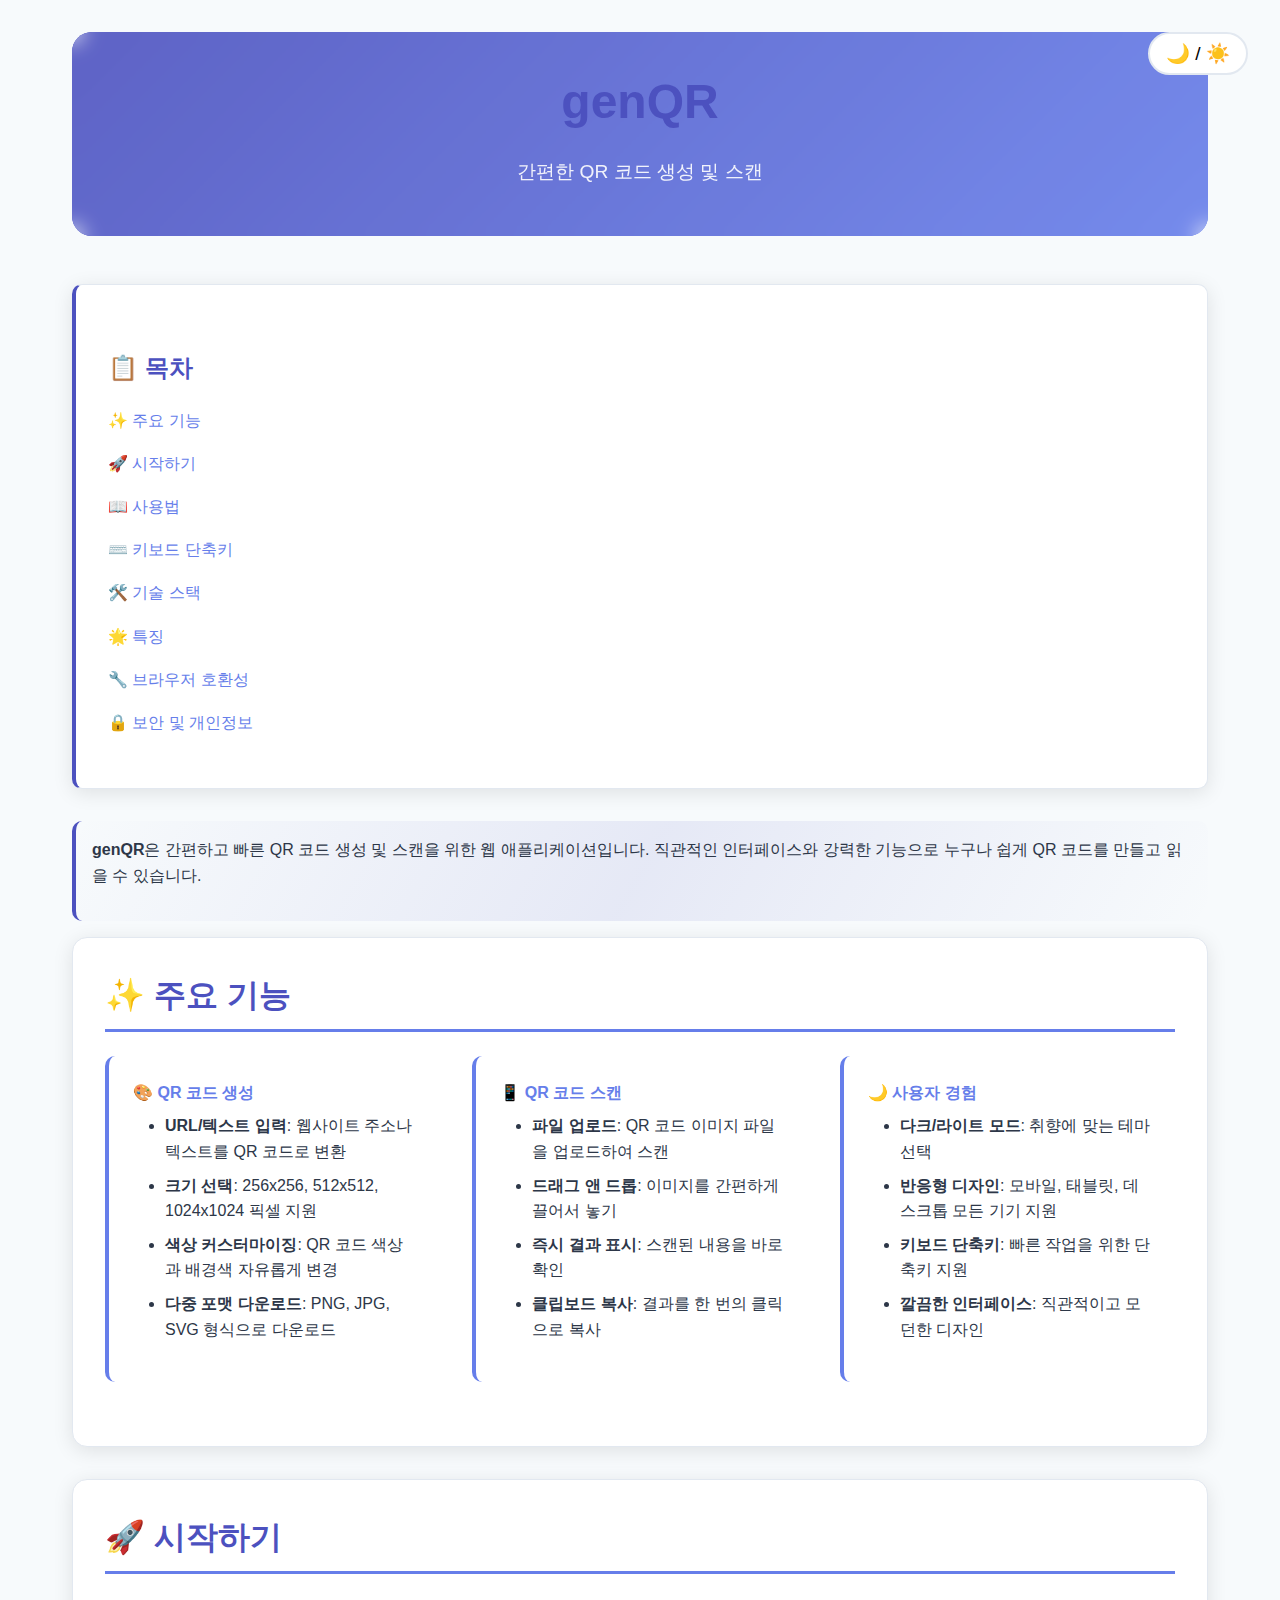
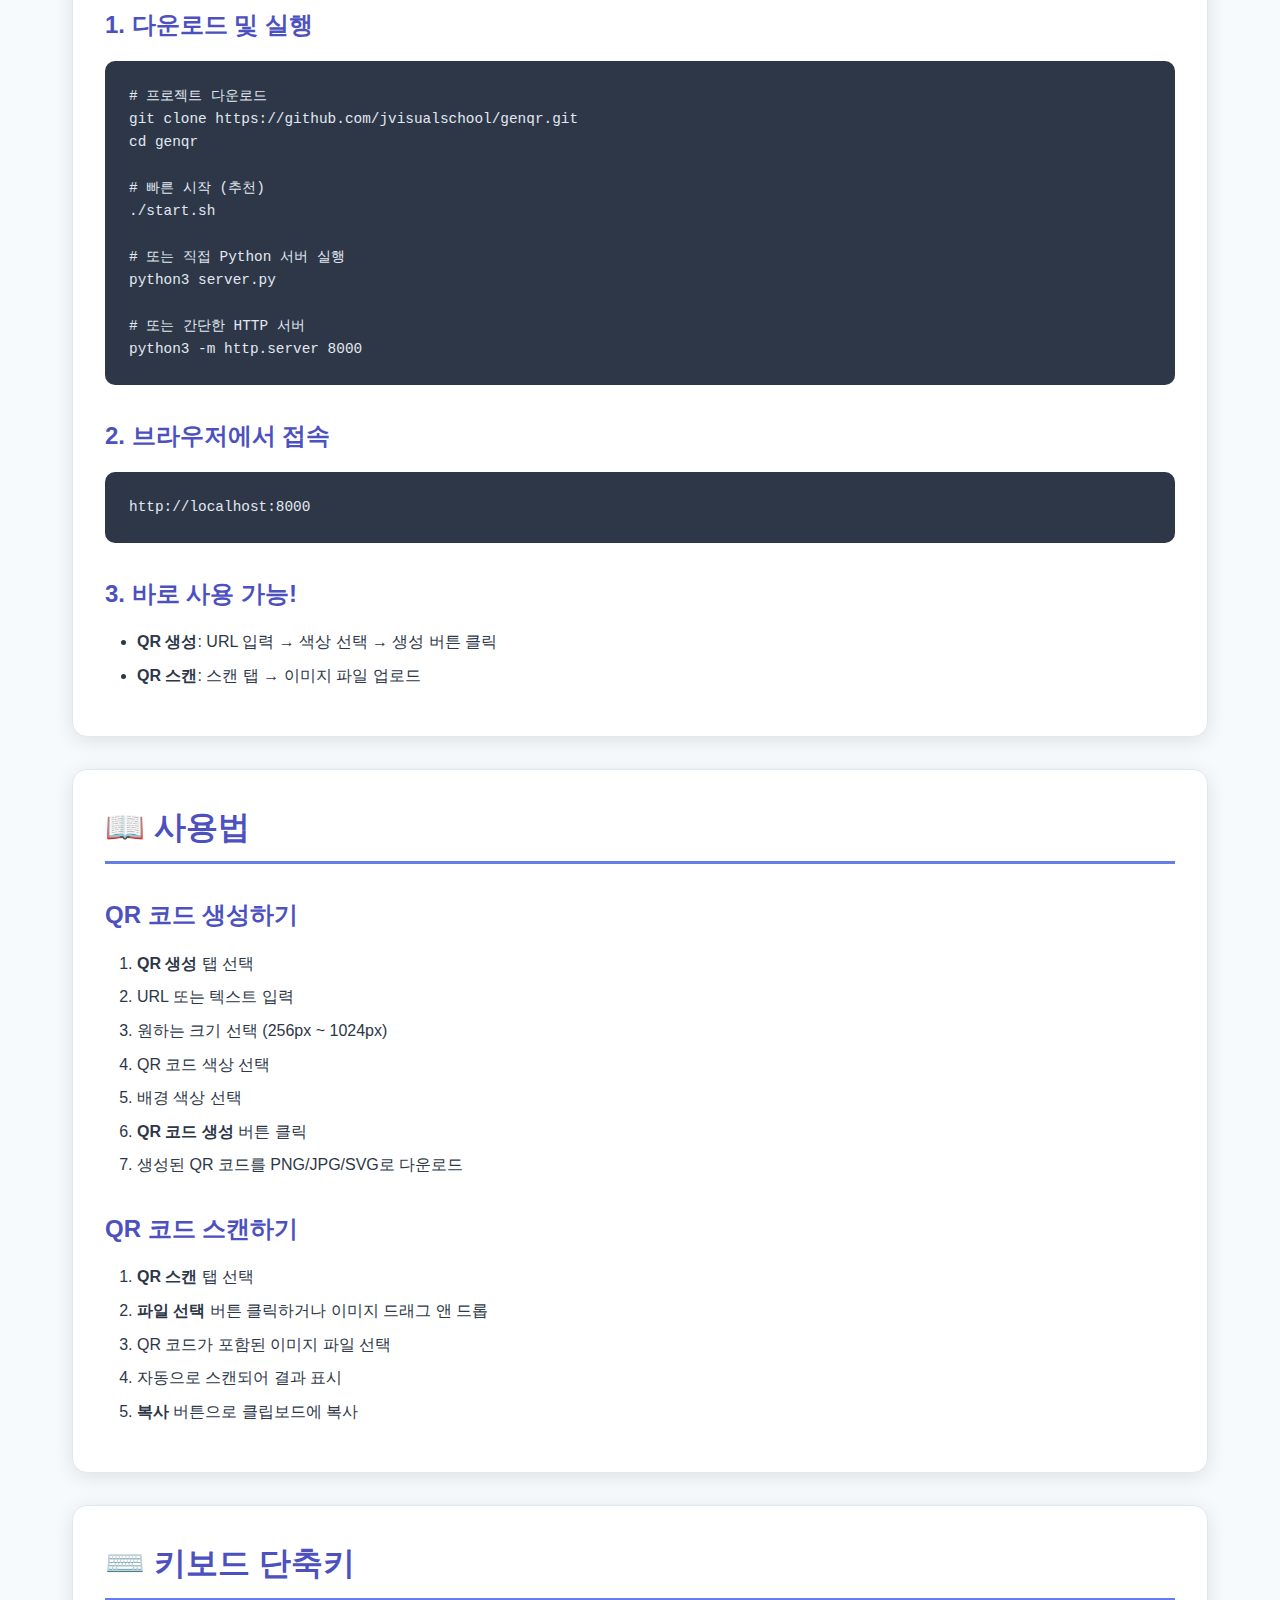
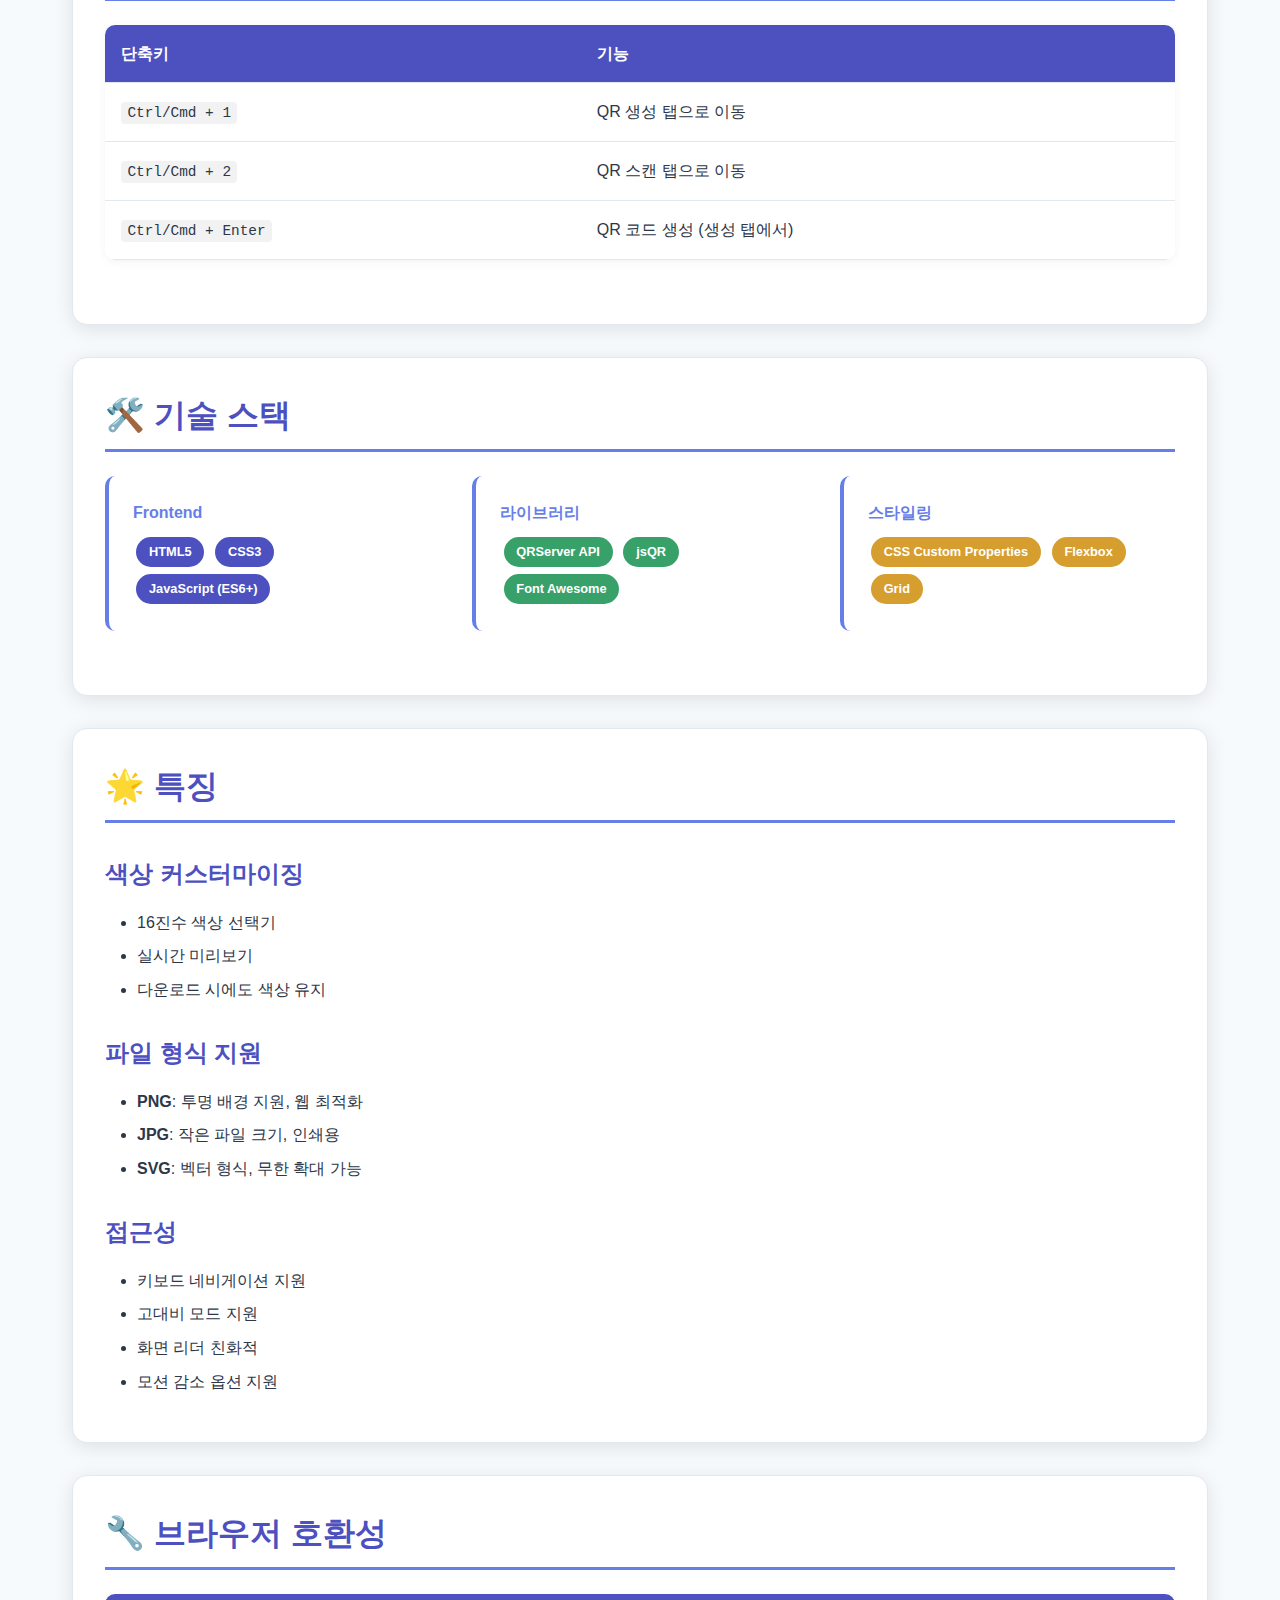
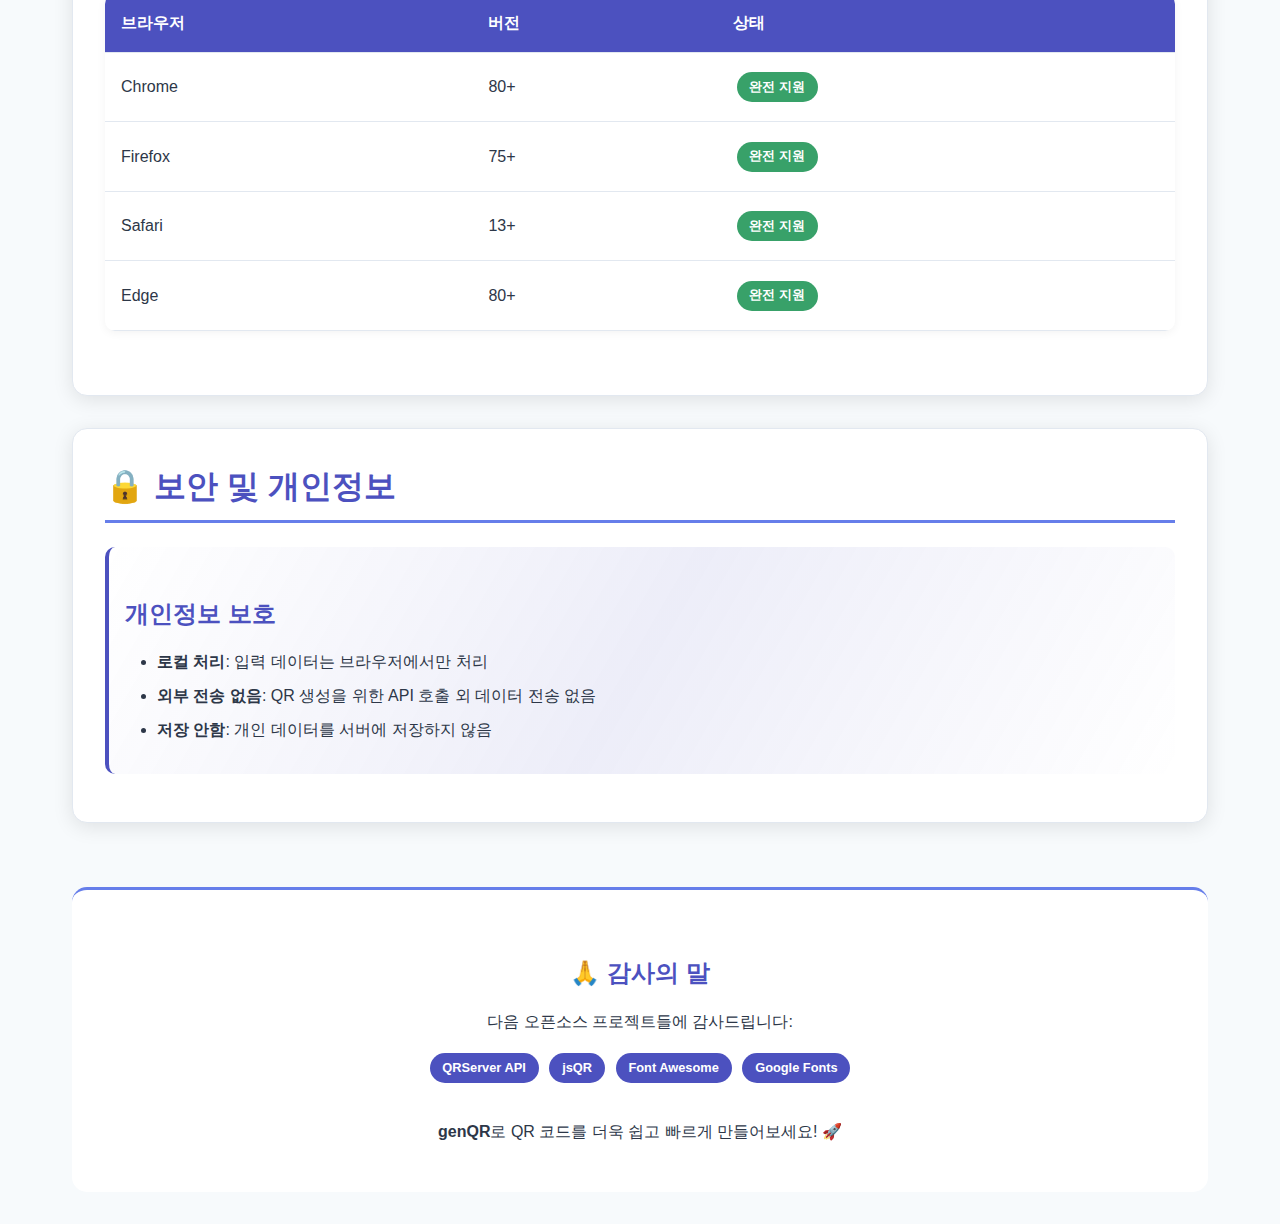
<file: README.html>
<!DOCTYPE html>
<html lang="ko">
<head>
    <meta charset="UTF-8">
    <meta name="viewport" content="width=device-width, initial-scale=1.0">
    <title>genQR - 프로젝트 문서</title>
    <style>
        :root {
            --primary-color: #4c51bf;
            --secondary-color: #667eea;
            --text-color: #2d3748;
            --bg-color: #f7fafc;
            --card-bg: #ffffff;
            --border-color: #e2e8f0;
            --success-color: #38a169;
            --warning-color: #d69e2e;
            --error-color: #e53e3e;
        }

        [data-theme="dark"] {
            --text-color: #f7fafc;
            --bg-color: #1a202c;
            --card-bg: #2d3748;
            --border-color: #4a5568;
        }

        * {
            margin: 0;
            padding: 0;
            box-sizing: border-box;
        }

        body {
            font-family: -apple-system, BlinkMacSystemFont, 'Segoe UI', Roboto, 'Helvetica Neue', Arial, sans-serif;
            line-height: 1.6;
            color: var(--text-color);
            background-color: var(--bg-color);
            transition: all 0.3s ease;
        }

        .container {
            max-width: 1200px;
            margin: 0 auto;
            padding: 2rem;
        }

        header {
            text-align: center;
            margin-bottom: 3rem;
            padding: 2rem;
            background: linear-gradient(135deg, var(--primary-color), var(--secondary-color));
            border-radius: 20px;
            color: white;
            position: relative;
            overflow: hidden;
        }

        header::before {
            content: '';
            position: absolute;
            top: 0;
            left: 0;
            right: 0;
            bottom: 0;
            background: rgba(255, 255, 255, 0.1);
            backdrop-filter: blur(10px);
        }

        header h1 {
            font-size: 3rem;
            font-weight: 700;
            margin-bottom: 1rem;
            position: relative;
            z-index: 1;
        }

        header p {
            font-size: 1.2rem;
            opacity: 0.9;
            position: relative;
            z-index: 1;
        }

        .theme-toggle {
            position: fixed;
            top: 2rem;
            right: 2rem;
            background: var(--card-bg);
            border: 2px solid var(--border-color);
            border-radius: 50px;
            padding: 0.5rem 1rem;
            cursor: pointer;
            font-size: 1.2rem;
            z-index: 1000;
            transition: all 0.3s ease;
        }

        .theme-toggle:hover {
            transform: scale(1.1);
        }

        .card {
            background: var(--card-bg);
            border-radius: 15px;
            padding: 2rem;
            margin-bottom: 2rem;
            box-shadow: 0 4px 20px rgba(0, 0, 0, 0.1);
            border: 1px solid var(--border-color);
            transition: all 0.3s ease;
        }

        .card:hover {
            transform: translateY(-2px);
            box-shadow: 0 8px 30px rgba(0, 0, 0, 0.15);
        }

        h1, h2, h3, h4 {
            margin-bottom: 1rem;
            color: var(--primary-color);
        }

        h2 {
            font-size: 2rem;
            border-bottom: 3px solid var(--secondary-color);
            padding-bottom: 0.5rem;
            margin-bottom: 1.5rem;
        }

        h3 {
            font-size: 1.5rem;
            margin-top: 2rem;
        }

        p {
            margin-bottom: 1rem;
        }

        ul, ol {
            margin-left: 2rem;
            margin-bottom: 1rem;
        }

        li {
            margin-bottom: 0.5rem;
        }

        code {
            background: rgba(0, 0, 0, 0.05);
            padding: 0.2rem 0.4rem;
            border-radius: 4px;
            font-family: 'Courier New', monospace;
            font-size: 0.9rem;
        }

        pre {
            background: #2d3748;
            color: #e2e8f0;
            padding: 1.5rem;
            border-radius: 10px;
            overflow-x: auto;
            margin-bottom: 1rem;
            position: relative;
        }

        pre code {
            background: none;
            color: inherit;
            padding: 0;
        }

        .feature-grid {
            display: grid;
            grid-template-columns: repeat(auto-fit, minmax(300px, 1fr));
            gap: 2rem;
            margin-bottom: 2rem;
        }

        .feature-card {
            background: var(--card-bg);
            padding: 1.5rem;
            border-radius: 10px;
            border-left: 4px solid var(--secondary-color);
            transition: all 0.3s ease;
        }

        .feature-card:hover {
            transform: translateX(5px);
            box-shadow: 0 4px 15px rgba(0, 0, 0, 0.1);
        }

        .feature-card h4 {
            margin-bottom: 0.5rem;
            color: var(--secondary-color);
        }

        table {
            width: 100%;
            border-collapse: collapse;
            margin-bottom: 2rem;
            background: var(--card-bg);
            border-radius: 10px;
            overflow: hidden;
            box-shadow: 0 2px 10px rgba(0, 0, 0, 0.05);
        }

        th, td {
            padding: 1rem;
            text-align: left;
            border-bottom: 1px solid var(--border-color);
        }

        th {
            background: var(--primary-color);
            color: white;
            font-weight: 600;
        }

        tr:hover {
            background: rgba(0, 0, 0, 0.02);
        }

        .badge {
            display: inline-block;
            padding: 0.3rem 0.8rem;
            border-radius: 20px;
            font-size: 0.8rem;
            font-weight: 600;
            margin: 0.2rem;
        }

        .badge-success {
            background: var(--success-color);
            color: white;
        }

        .badge-warning {
            background: var(--warning-color);
            color: white;
        }

        .badge-primary {
            background: var(--primary-color);
            color: white;
        }

        .toc {
            background: var(--card-bg);
            border-radius: 10px;
            padding: 2rem;
            margin-bottom: 2rem;
            border-left: 4px solid var(--primary-color);
        }

        .toc ul {
            list-style-type: none;
            margin-left: 0;
        }

        .toc a {
            color: var(--secondary-color);
            text-decoration: none;
            padding: 0.3rem 0;
            display: block;
            transition: all 0.3s ease;
        }

        .toc a:hover {
            color: var(--primary-color);
            padding-left: 1rem;
        }

        .highlight {
            background: linear-gradient(120deg, transparent 0%, rgba(76, 81, 191, 0.1) 50%, transparent 100%);
            padding: 1rem;
            border-radius: 10px;
            margin: 1rem 0;
            border-left: 4px solid var(--primary-color);
        }

        footer {
            text-align: center;
            margin-top: 4rem;
            padding: 2rem;
            background: var(--card-bg);
            border-radius: 15px;
            border-top: 3px solid var(--secondary-color);
        }

        @media (max-width: 768px) {
            .container {
                padding: 1rem;
            }
            
            header h1 {
                font-size: 2rem;
            }
            
            .theme-toggle {
                top: 1rem;
                right: 1rem;
            }
            
            .feature-grid {
                grid-template-columns: 1fr;
            }
        }

        .scroll-to-top {
            position: fixed;
            bottom: 2rem;
            right: 2rem;
            background: var(--primary-color);
            color: white;
            border: none;
            border-radius: 50%;
            width: 50px;
            height: 50px;
            cursor: pointer;
            opacity: 0;
            transition: all 0.3s ease;
            z-index: 1000;
        }

        .scroll-to-top.visible {
            opacity: 1;
        }

        .scroll-to-top:hover {
            background: var(--secondary-color);
            transform: scale(1.1);
        }
    </style>
</head>
<body>
    <button class="theme-toggle" onclick="toggleTheme()">🌙 / ☀️</button>
    <button class="scroll-to-top" onclick="scrollToTop()" id="scrollBtn">↑</button>

    <div class="container">
        <header>
            <h1>genQR</h1>
            <p>간편한 QR 코드 생성 및 스캔</p>
        </header>

        <div class="toc card">
            <h3>📋 목차</h3>
            <ul>
                <li><a href="#features">✨ 주요 기능</a></li>
                <li><a href="#getting-started">🚀 시작하기</a></li>
                <li><a href="#usage">📖 사용법</a></li>
                <li><a href="#shortcuts">⌨️ 키보드 단축키</a></li>
                <li><a href="#tech-stack">🛠️ 기술 스택</a></li>
                <li><a href="#features-detail">🌟 특징</a></li>
                <li><a href="#compatibility">🔧 브라우저 호환성</a></li>
                <li><a href="#security">🔒 보안 및 개인정보</a></li>
            </ul>
        </div>

        <div class="highlight">
            <p><strong>genQR</strong>은 간편하고 빠른 QR 코드 생성 및 스캔을 위한 웹 애플리케이션입니다. 직관적인 인터페이스와 강력한 기능으로 누구나 쉽게 QR 코드를 만들고 읽을 수 있습니다.</p>
        </div>

        <section id="features" class="card">
            <h2>✨ 주요 기능</h2>
            
            <div class="feature-grid">
                <div class="feature-card">
                    <h4>🎨 QR 코드 생성</h4>
                    <ul>
                        <li><strong>URL/텍스트 입력</strong>: 웹사이트 주소나 텍스트를 QR 코드로 변환</li>
                        <li><strong>크기 선택</strong>: 256x256, 512x512, 1024x1024 픽셀 지원</li>
                        <li><strong>색상 커스터마이징</strong>: QR 코드 색상과 배경색 자유롭게 변경</li>
                        <li><strong>다중 포맷 다운로드</strong>: PNG, JPG, SVG 형식으로 다운로드</li>
                    </ul>
                </div>

                <div class="feature-card">
                    <h4>📱 QR 코드 스캔</h4>
                    <ul>
                        <li><strong>파일 업로드</strong>: QR 코드 이미지 파일을 업로드하여 스캔</li>
                        <li><strong>드래그 앤 드롭</strong>: 이미지를 간편하게 끌어서 놓기</li>
                        <li><strong>즉시 결과 표시</strong>: 스캔된 내용을 바로 확인</li>
                        <li><strong>클립보드 복사</strong>: 결과를 한 번의 클릭으로 복사</li>
                    </ul>
                </div>

                <div class="feature-card">
                    <h4>🌙 사용자 경험</h4>
                    <ul>
                        <li><strong>다크/라이트 모드</strong>: 취향에 맞는 테마 선택</li>
                        <li><strong>반응형 디자인</strong>: 모바일, 태블릿, 데스크톱 모든 기기 지원</li>
                        <li><strong>키보드 단축키</strong>: 빠른 작업을 위한 단축키 지원</li>
                        <li><strong>깔끔한 인터페이스</strong>: 직관적이고 모던한 디자인</li>
                    </ul>
                </div>
            </div>
        </section>

        <section id="getting-started" class="card">
            <h2>🚀 시작하기</h2>
            
            <h3>1. 다운로드 및 실행</h3>
            <pre><code># 프로젝트 다운로드
git clone https://github.com/jvisualschool/genqr.git
cd genqr

# 빠른 시작 (추천)
./start.sh

# 또는 직접 Python 서버 실행
python3 server.py

# 또는 간단한 HTTP 서버
python3 -m http.server 8000</code></pre>

            <h3>2. 브라우저에서 접속</h3>
            <pre><code>http://localhost:8000</code></pre>

            <h3>3. 바로 사용 가능!</h3>
            <ul>
                <li><strong>QR 생성</strong>: URL 입력 → 색상 선택 → 생성 버튼 클릭</li>
                <li><strong>QR 스캔</strong>: 스캔 탭 → 이미지 파일 업로드</li>
            </ul>
        </section>

        <section id="usage" class="card">
            <h2>📖 사용법</h2>
            
            <h3>QR 코드 생성하기</h3>
            <ol>
                <li><strong>QR 생성</strong> 탭 선택</li>
                <li>URL 또는 텍스트 입력</li>
                <li>원하는 크기 선택 (256px ~ 1024px)</li>
                <li>QR 코드 색상 선택</li>
                <li>배경 색상 선택</li>
                <li><strong>QR 코드 생성</strong> 버튼 클릭</li>
                <li>생성된 QR 코드를 PNG/JPG/SVG로 다운로드</li>
            </ol>

            <h3>QR 코드 스캔하기</h3>
            <ol>
                <li><strong>QR 스캔</strong> 탭 선택</li>
                <li><strong>파일 선택</strong> 버튼 클릭하거나 이미지 드래그 앤 드롭</li>
                <li>QR 코드가 포함된 이미지 파일 선택</li>
                <li>자동으로 스캔되어 결과 표시</li>
                <li><strong>복사</strong> 버튼으로 클립보드에 복사</li>
            </ol>
        </section>

        <section id="shortcuts" class="card">
            <h2>⌨️ 키보드 단축키</h2>
            
            <table>
                <thead>
                    <tr>
                        <th>단축키</th>
                        <th>기능</th>
                    </tr>
                </thead>
                <tbody>
                    <tr>
                        <td><code>Ctrl/Cmd + 1</code></td>
                        <td>QR 생성 탭으로 이동</td>
                    </tr>
                    <tr>
                        <td><code>Ctrl/Cmd + 2</code></td>
                        <td>QR 스캔 탭으로 이동</td>
                    </tr>
                    <tr>
                        <td><code>Ctrl/Cmd + Enter</code></td>
                        <td>QR 코드 생성 (생성 탭에서)</td>
                    </tr>
                </tbody>
            </table>
        </section>

        <section id="tech-stack" class="card">
            <h2>🛠️ 기술 스택</h2>
            
            <div class="feature-grid">
                <div class="feature-card">
                    <h4>Frontend</h4>
                    <div class="badge badge-primary">HTML5</div>
                    <div class="badge badge-primary">CSS3</div>
                    <div class="badge badge-primary">JavaScript (ES6+)</div>
                </div>
                
                <div class="feature-card">
                    <h4>라이브러리</h4>
                    <div class="badge badge-success">QRServer API</div>
                    <div class="badge badge-success">jsQR</div>
                    <div class="badge badge-success">Font Awesome</div>
                </div>
                
                <div class="feature-card">
                    <h4>스타일링</h4>
                    <div class="badge badge-warning">CSS Custom Properties</div>
                    <div class="badge badge-warning">Flexbox</div>
                    <div class="badge badge-warning">Grid</div>
                </div>
            </div>
        </section>

        <section id="features-detail" class="card">
            <h2>🌟 특징</h2>
            
            <h3>색상 커스터마이징</h3>
            <ul>
                <li>16진수 색상 선택기</li>
                <li>실시간 미리보기</li>
                <li>다운로드 시에도 색상 유지</li>
            </ul>

            <h3>파일 형식 지원</h3>
            <ul>
                <li><strong>PNG</strong>: 투명 배경 지원, 웹 최적화</li>
                <li><strong>JPG</strong>: 작은 파일 크기, 인쇄용</li>
                <li><strong>SVG</strong>: 벡터 형식, 무한 확대 가능</li>
            </ul>

            <h3>접근성</h3>
            <ul>
                <li>키보드 네비게이션 지원</li>
                <li>고대비 모드 지원</li>
                <li>화면 리더 친화적</li>
                <li>모션 감소 옵션 지원</li>
            </ul>
        </section>

        <section id="compatibility" class="card">
            <h2>🔧 브라우저 호환성</h2>
            
            <table>
                <thead>
                    <tr>
                        <th>브라우저</th>
                        <th>버전</th>
                        <th>상태</th>
                    </tr>
                </thead>
                <tbody>
                    <tr>
                        <td>Chrome</td>
                        <td>80+</td>
                        <td><span class="badge badge-success">완전 지원</span></td>
                    </tr>
                    <tr>
                        <td>Firefox</td>
                        <td>75+</td>
                        <td><span class="badge badge-success">완전 지원</span></td>
                    </tr>
                    <tr>
                        <td>Safari</td>
                        <td>13+</td>
                        <td><span class="badge badge-success">완전 지원</span></td>
                    </tr>
                    <tr>
                        <td>Edge</td>
                        <td>80+</td>
                        <td><span class="badge badge-success">완전 지원</span></td>
                    </tr>
                </tbody>
            </table>
        </section>

        <section id="security" class="card">
            <h2>🔒 보안 및 개인정보</h2>
            
            <div class="highlight">
                <h3>개인정보 보호</h3>
                <ul>
                    <li><strong>로컬 처리</strong>: 입력 데이터는 브라우저에서만 처리</li>
                    <li><strong>외부 전송 없음</strong>: QR 생성을 위한 API 호출 외 데이터 전송 없음</li>
                    <li><strong>저장 안함</strong>: 개인 데이터를 서버에 저장하지 않음</li>
                </ul>
            </div>
        </section>

        <footer>
            <h3>🙏 감사의 말</h3>
            <p>다음 오픈소스 프로젝트들에 감사드립니다:</p>
            <div>
                <span class="badge badge-primary">QRServer API</span>
                <span class="badge badge-primary">jsQR</span>
                <span class="badge badge-primary">Font Awesome</span>
                <span class="badge badge-primary">Google Fonts</span>
            </div>
            <p style="margin-top: 2rem;"><strong>genQR</strong>로 QR 코드를 더욱 쉽고 빠르게 만들어보세요! 🚀</p>
        </footer>
    </div>

    <script>
        function toggleTheme() {
            const body = document.body;
            const currentTheme = body.getAttribute('data-theme');
            const newTheme = currentTheme === 'dark' ? 'light' : 'dark';
            body.setAttribute('data-theme', newTheme);
            localStorage.setItem('genqr-docs-theme', newTheme);
        }

        function scrollToTop() {
            window.scrollTo({ top: 0, behavior: 'smooth' });
        }

        window.addEventListener('scroll', () => {
            const scrollBtn = document.getElementById('scrollBtn');
            if (window.pageYOffset > 300) {
                scrollBtn.classList.add('visible');
            } else {
                scrollBtn.classList.remove('visible');
            }
        });

        // 테마 초기화
        const savedTheme = localStorage.getItem('genqr-docs-theme');
        if (savedTheme) {
            document.body.setAttribute('data-theme', savedTheme);
        } else if (window.matchMedia('(prefers-color-scheme: dark)').matches) {
            document.body.setAttribute('data-theme', 'dark');
        }

        // 부드러운 스크롤
        document.querySelectorAll('a[href^="#"]').forEach(anchor => {
            anchor.addEventListener('click', function (e) {
                e.preventDefault();
                const target = document.querySelector(this.getAttribute('href'));
                if (target) {
                    target.scrollIntoView({ behavior: 'smooth', block: 'start' });
                }
            });
        });
    </script>
</body>
</html>
</file>
